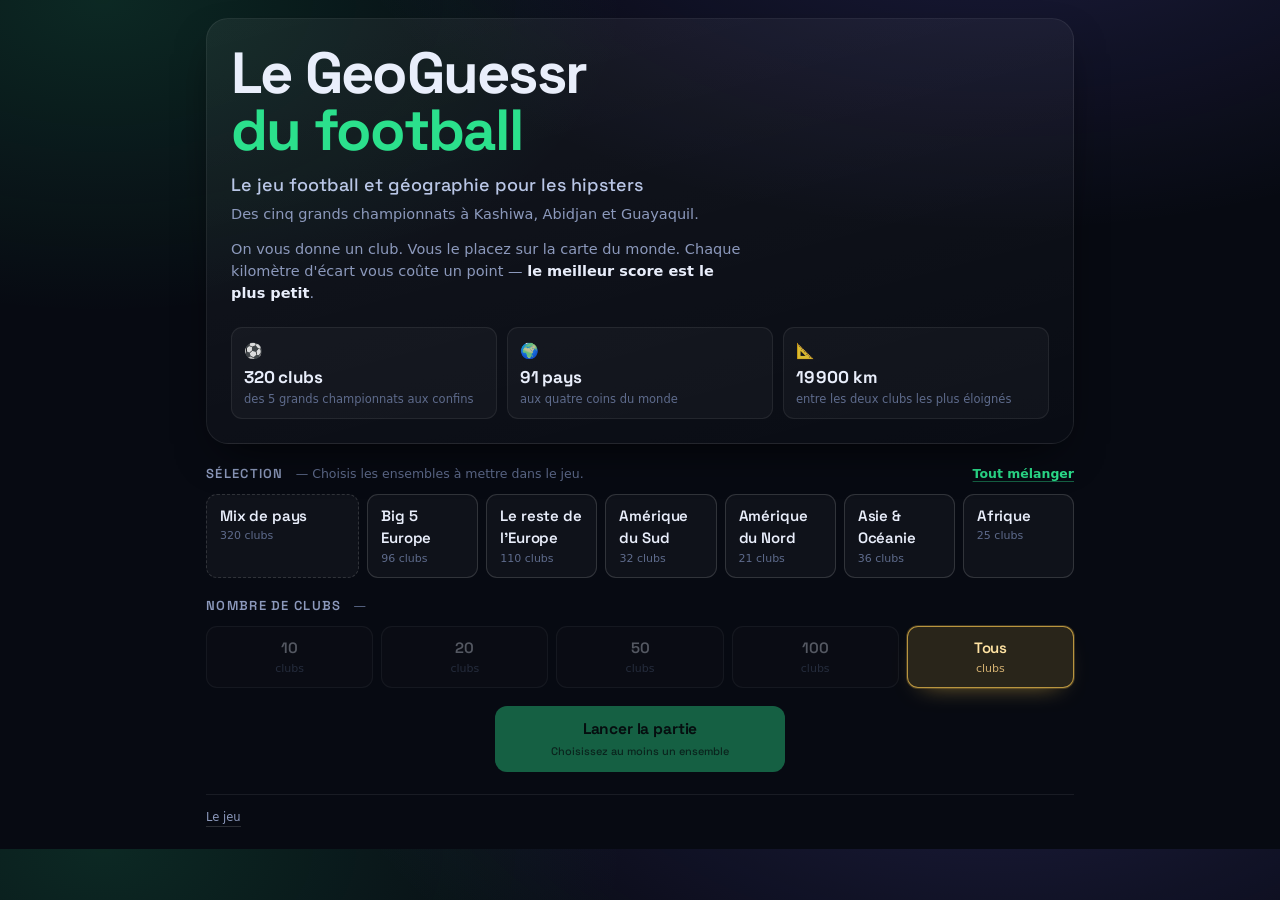
<file: index.html>
<!doctype html>
<html lang="fr">
<head>
<meta charset="utf-8">
<meta name="viewport" content="width=device-width,initial-scale=1,viewport-fit=cover">
<title>GeoClubs — Le GeoGuessr du football mondial</title>
<meta name="description" content="Placez les clubs de football sur une carte du monde. Le jeu football et géographie pour les hipsters : des cinq grands championnats à Kashiwa, Abidjan et Guayaquil. Chaque kilomètre d'écart compte.">
<meta name="color-scheme" content="dark">
<meta property="og:title" content="GeoClubs — Le GeoGuessr du football mondial">
<meta property="og:description" content="249 clubs, 65 pays, une carte du monde. Sauriez-vous placer Peñarol, le Kauno Žalgiris ou les Lincoln Red Imps ?">
<meta property="og:type" content="website">
<meta name="twitter:card" content="summary_large_image">
<link rel="icon" href="data:image/svg+xml,<svg xmlns='http://www.w3.org/2000/svg' viewBox='0 0 100 100'><text y='.9em' font-size='90'>🌍</text></svg>">
<link rel="preconnect" href="https://fonts.googleapis.com">
<link rel="preconnect" href="https://fonts.gstatic.com" crossorigin>
<link rel="stylesheet" href="https://fonts.googleapis.com/css2?family=Space+Grotesk:wght@500;600;700&display=swap">
<link rel="stylesheet" href="assets/style.css">
</head>
<body>
<div class="app" id="app">

  <!-- ══════════ ACCUEIL ══════════ -->
  <section class="screen is-active" id="scr-home">
    <div class="hero">
      <div class="hero-glow" aria-hidden="true"></div>
      <h1 class="title">Le GeoGuessr<br><em>du football</em></h1>
      <p class="tagline">Le jeu football et géographie pour les hipsters</p>
      <p class="tagline-sub">Des cinq grands championnats à Kashiwa, Abidjan et Guayaquil.</p>
      <p class="lede">On vous donne un club. Vous le placez sur la carte du monde. Chaque kilomètre d'écart vous coûte un point&nbsp;— <strong>le meilleur score est le plus petit</strong>.</p>
      <ul class="facts" id="home-facts"></ul>
    </div>

    <div class="setup">
      <div class="field">
        <div class="field-head">
          <h2>Sélection</h2>
          <p class="field-note">— Choisis les ensembles à mettre dans le jeu.</p>
          <button class="link-btn" id="btn-all-groups" type="button">Tout mélanger</button>
        </div>
        <div class="chips" id="group-chips"></div>
      </div>

      <div class="field">
        <div class="field-head">
          <h2>Nombre de clubs</h2>
          <span class="pool-info" id="pool-info"></span>
        </div>
        <div class="chips" id="count-chips"></div>
      </div>

      <button class="cta" id="btn-play" type="button">
        <span class="cta-label">Lancer la partie</span>
        <span class="cta-sub" id="cta-sub"></span>
      </button>
    </div>
  </section>

  <!-- ══════════ JEU ══════════ -->
  <section class="screen" id="scr-play">
    <div class="hud">
      <div class="hud-club">
        <div class="crest" id="crest"></div>
        <div class="hud-id">
          <h2 class="club-name" id="club-name">—</h2>
          <p class="club-meta" id="club-meta"></p>
        </div>
      </div>
      <div class="hud-score">
        <div class="stat"><span class="stat-k">Manche</span><b id="stat-round">1<i>/10</i></b></div>
        <div class="stat"><span class="stat-k">Score</span><b id="stat-score">0<i> km</i></b></div>
      </div>
      <div class="progress"><span id="progress-bar"></span></div>
    </div>

    <div class="map-wrap" id="map-wrap">
      <div class="map" id="map" role="application" aria-label="Carte du monde — cliquez pour placer votre pronostic"></div>
      <div class="map-tools">
        <button type="button" id="zoom-in" aria-label="Zoomer">+</button>
        <button type="button" id="zoom-out" aria-label="Dézoomer">−</button>
        <button type="button" id="zoom-reset" aria-label="Recentrer la carte">⤢</button>
      </div>
      <p class="map-hint" id="map-hint">Cliquez sur la carte pour placer votre pronostic</p>
    </div>

    <div class="actionbar" id="actionbar">
      <button class="hint-btn" id="btn-hint" type="button">
        <span class="hint-ico" aria-hidden="true">?</span>
        <span class="hint-txt">Indice</span>
        <b id="hint-left">3</b>
      </button>
      <div class="verdict" id="verdict" hidden>
        <div class="verdict-main">
          <b id="verdict-dist">—</b>
          <span class="badge" id="verdict-badge">—</span>
        </div>
        <p class="verdict-sub" id="verdict-sub"></p>
      </div>
      <button class="cta cta-sm" id="btn-guess" type="button" disabled>Valider</button>
      <button class="cta cta-sm" id="btn-next" type="button" hidden>Suivant</button>
    </div>
  </section>

  <!-- ══════════ FIN ══════════ -->
  <section class="screen" id="scr-end">
    <div class="final">
      <p class="kicker"><span class="dot"></span> Partie terminée</p>
      <div class="final-score"><b id="final-total">—</b><span>km cumulés</span></div>
      <p class="final-rank" id="final-rank"></p>
      <div class="final-grid">
        <div><span>Moyenne</span><b id="final-avg">—</b></div>
        <div><span>Meilleur</span><b id="final-best">—</b></div>
        <div><span>Pire</span><b id="final-worst">—</b></div>
      </div>
      <div class="squares" id="final-squares"></div>
    </div>

    <details class="recap" id="recap">
      <summary>Le détail manche par manche</summary>
      <ol class="recap-list" id="recap-list"></ol>
    </details>

    <div class="share">
      <h2>Partager le score</h2>
      <div class="share-btns">
        <button type="button" class="sh sh-copy" id="sh-copy">Copier le score</button>
        <button type="button" class="sh sh-native" id="sh-native" hidden>Partager…</button>
        <a class="sh sh-x" id="sh-x" target="_blank" rel="noopener">X / Twitter</a>
        <a class="sh sh-wa" id="sh-wa" target="_blank" rel="noopener">WhatsApp</a>
        <a class="sh sh-bs" id="sh-bs" target="_blank" rel="noopener">Bluesky</a>
        <a class="sh sh-fb" id="sh-fb" target="_blank" rel="noopener">Facebook</a>
      </div>
      <pre class="share-preview" id="share-preview"></pre>
    </div>

    <div class="again">
      <button class="cta" id="btn-again" type="button">Rejouer</button>
      <button class="link-btn" id="btn-home" type="button">Changer les réglages</button>
    </div>
  </section>

  <footer class="foot">
    <a href="#" id="foot-link" target="_blank" rel="noopener">Le jeu</a>
  </footer>
</div>

<script src="assets/map.js"></script>
<script src="assets/app.js"></script>
</body>
</html>
</file>
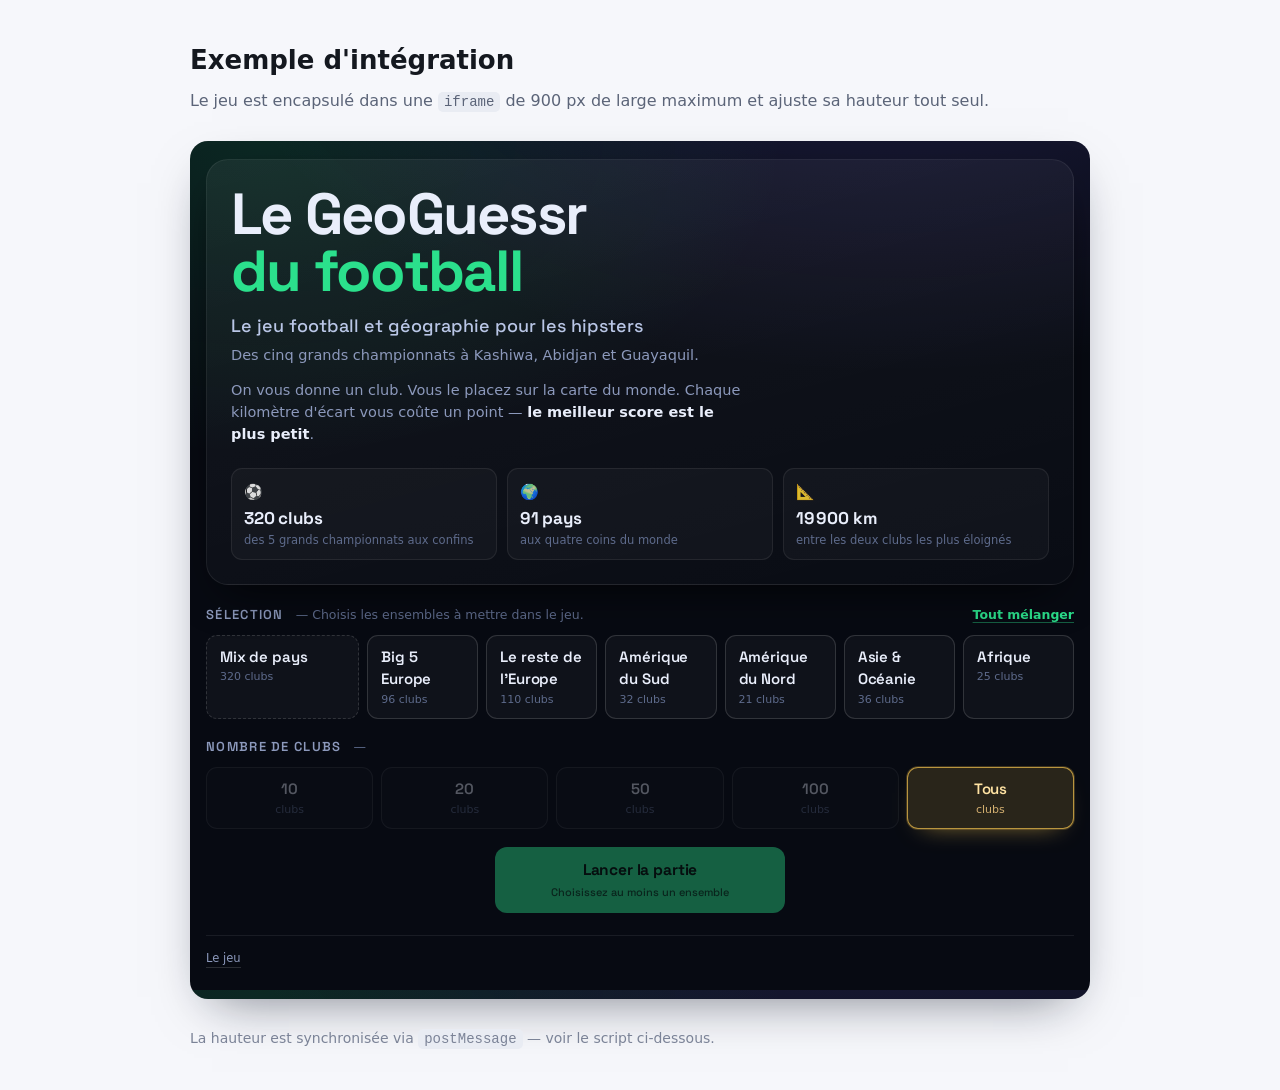
<file: embed.html>
<!doctype html>
<html lang="fr">
<head>
<meta charset="utf-8">
<meta name="viewport" content="width=device-width,initial-scale=1">
<title>GeoClubs — exemple d'intégration</title>
<style>
  body{margin:0;padding:40px 20px;background:#f6f7fb;color:#14181f;
       font:16px/1.6 ui-sans-serif,system-ui,-apple-system,"Segoe UI",sans-serif}
  main{max-width:900px;margin:0 auto}
  h1{font-size:26px;margin:0 0 6px}
  p.sub{margin:0 0 28px;color:#5b6478}
  /* ─── le bloc à recopier dans votre page ─── */
  .geoclubs-embed{max-width:900px;margin:0 auto}
  .geoclubs-embed iframe{width:100%;height:900px;border:0;display:block;
    border-radius:18px;box-shadow:0 20px 50px -22px rgba(10,16,32,.55)}
  /* ───────────────────────────────────────── */
  code{background:#e9ecf3;padding:2px 6px;border-radius:5px;font-size:14px}
  footer{margin-top:28px;color:#7b8397;font-size:14px}
</style>
</head>
<body>
<main>
  <h1>Exemple d'intégration</h1>
  <p class="sub">Le jeu est encapsulé dans une <code>iframe</code> de 900&nbsp;px de large maximum et
     ajuste sa hauteur tout seul.</p>

  <div class="geoclubs-embed">
    <iframe id="geoclubs" src="index.html" title="GeoClubs — le GeoGuessr du football mondial"
    loading="lazy"
    allow="clipboard-write; web-share"
    referrerpolicy="strict-origin-when-cross-origin"
    sandbox="allow-scripts allow-same-origin allow-popups allow-popups-to-escape-sandbox"></iframe>
  </div>

  <footer>La hauteur est synchronisée via <code>postMessage</code> — voir le script ci-dessous.</footer>
</main>

<script>
(function () {
  var f = document.getElementById('geoclubs');
  // L'origine du jeu, déduite du src : rien à retoucher si l'adresse change.
  var ORIGINE = new URL(f.src, location.href).origin;

  // On annonce au jeu l'adresse de CETTE page, pour que ses boutons de partage
  // renvoient ici. Ciblé sur son origine : avec '*', l'URL partirait vers
  // n'importe quel site ayant pris la place de l'iframe.
  function annoncer() {
    try { f.contentWindow.postMessage({ type: 'geoclubs:parent', url: location.href }, ORIGINE); } catch (e) {}
  }
  f.addEventListener('load', annoncer); annoncer();

  // Le jeu renvoie sa hauteur : l'accueil, une manche et l'écran final
  // n'occupent pas la même place.
  addEventListener('message', function (e) {
    if (e.origin !== ORIGINE) return;           // l'expéditeur doit être le jeu
    if (e.source !== f.contentWindow) return;   // et cette iframe précisément
    if (!e.data || e.data.type !== 'geoclubs:height') return;
    var h = Number(e.data.height);              // jamais la valeur brute
    if (!isFinite(h) || !(h > 0)) return;       // null devient 0, pas une hauteur
    f.style.height = Math.min(4000, Math.max(600, Math.round(h) + 8)) + 'px';
  });
})();
</script>
</body>
</html>
</file>
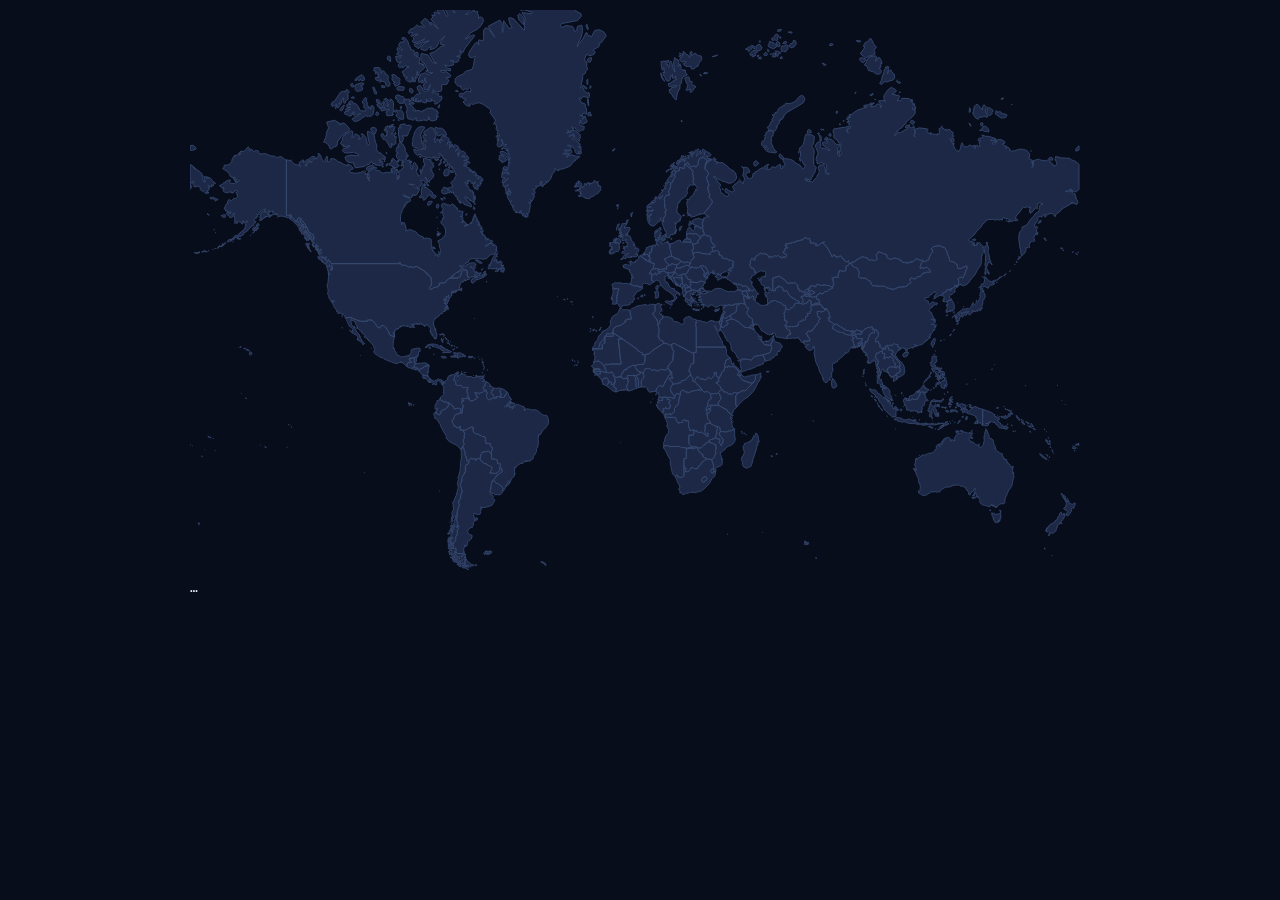
<file: perf.html>
<!doctype html><meta charset="utf-8"><title>perf</title>
<style>
 body{margin:0;background:#070D1A;color:#E9EEFB;font:13px ui-monospace,monospace}
 #wrap{position:relative;width:900px;height:560px;margin:10px auto;overflow:hidden}
 .m-canvas{position:absolute;inset:0;touch-action:none}
 .m-overlay{position:absolute;inset:0;pointer-events:none}
 #out{width:900px;margin:0 auto;white-space:pre-wrap}
</style>
<div id="wrap"></div><pre id="out">…</pre>
<script src="assets/map.js"></script>
<script>
(async () => {
  const wrap = document.getElementById('wrap'), out = document.getElementById('out');
  const j = u => fetch(u).then(r => r.json());
  const coarse = await j('data/basemap.json');
  const map = new GeoMap(wrap, { homeBox:{w:-179,e:179,s:-55,n:78}, maxZoom: 4000 });
  map.setGeo(coarse);
  const fine = await j('data/basemap-detail.json');
  map.setDetail(fine);

  /* Vraie mesure : on anime pendant 1 s et on compte les images rendues. */
  function fps(label, ms = 1000) {
    return new Promise(res => {
      let n = 0; const t0 = performance.now();
      (function loop() {
        map.cx += 0.05; map.draw(); n++;
        if (performance.now() - t0 < ms) requestAnimationFrame(loop);
        else res(`${label.padEnd(28)} ${Math.round(n / ((performance.now()-t0)/1000))} i/s`);
      })();
    });
  }
  const lines = [`points : grossier ${coarse.reduce((a,f)=>a+f.r.reduce((b,r)=>b+r.length,0),0)} · fin ${fine.reduce((a,f)=>a+f.r.reduce((b,r)=>b+r.length,0),0)}`];
  map.home(false);                lines.push(await fps('monde entier'));
  map.zoomBy(6, 450, 280);        lines.push(await fps('zoom 6x'));
  map.zoomBy(8, 450, 280);        lines.push(await fps('zoom 48x (fond fin)'));
  map.zoomBy(10, 450, 280);       lines.push(await fps('zoom 480x (fond fin)'));
  out.textContent = lines.join('\n');
  window.__done = true;
})();
</script>
</file>
<file: assets/style.css>
/* ============================================================================
   GeoConf — feuille de style
   ========================================================================== */
:root{
  --bg:#070A12; --bg2:#0C1120; --surface:#121A2D; --surface2:#18223A;
  --line:rgba(255,255,255,.075); --line2:rgba(255,255,255,.14);
  --txt:#E9EEFB; --muted:#8C99BC; --dim:#5E6B8C;
  --accent:#2BE08C; --accent-d:#0FA765; --accent2:#7C6CFF; --hot:#FF5470;
  --gold:#F2C14E; --gold-hi:#FFE3A3; --gold-lo:#D3B071;
  --land:#1C2846; --land-str:#36486F; --sea:#070D1A;
  --ok:#2BE08C; --good:#8CE05A; --meh:#FFC24B; --bad:#FF8A4B; --awful:#FF5470;
  --r:16px; --r-sm:11px;
  --fd:"Space Grotesk",ui-sans-serif,system-ui,-apple-system,"Segoe UI",sans-serif;
  --fb:ui-sans-serif,system-ui,-apple-system,"Segoe UI",Roboto,"Helvetica Neue",Arial,sans-serif;
  --shadow:0 18px 46px -18px rgba(0,0,0,.85);
}
*,*::before,*::after{box-sizing:border-box}
[hidden]{display:none!important}
html,body{margin:0;padding:0}
html{-webkit-text-size-adjust:100%}
body{
  background:
    radial-gradient(1100px 620px at 78% -18%,rgba(124,108,255,.20),transparent 62%),
    radial-gradient(900px 540px at 8% 0%,rgba(43,224,140,.14),transparent 58%),
    var(--bg);
  color:var(--txt); font-family:var(--fb); font-size:15px; line-height:1.5;
  -webkit-font-smoothing:antialiased; min-height:100%;
}
img{max-width:100%;display:block}
button{font:inherit;color:inherit}

.app{max-width:900px;margin:0 auto;padding:18px 16px 22px}
.screen{display:none;animation:rise .34s cubic-bezier(.2,.7,.3,1) both}
.screen.is-active{display:block}
@keyframes rise{from{opacity:0;transform:translateY(12px)}to{opacity:1;transform:none}}
@media (prefers-reduced-motion:reduce){*{animation-duration:.01ms!important;transition-duration:.01ms!important}}

/* ─────────────── accueil ─────────────── */
.hero{position:relative;padding:26px 24px 24px;border:1px solid var(--line);border-radius:22px;
  background:linear-gradient(165deg,rgba(255,255,255,.055),rgba(255,255,255,.012));
  overflow:hidden;box-shadow:var(--shadow)}
.hero-glow{position:absolute;inset:auto -20% -70% 30%;height:260px;
  background:radial-gradient(closest-side,rgba(43,224,140,.35),transparent 72%);filter:blur(28px);pointer-events:none}
.kicker{display:flex;align-items:center;gap:8px;margin:0 0 16px;font-size:11.5px;letter-spacing:.13em;
  text-transform:uppercase;color:var(--muted);font-weight:600}
.dot{width:7px;height:7px;border-radius:50%;background:var(--accent);box-shadow:0 0 0 4px rgba(43,224,140,.16);
  animation:pulse 2.4s ease-in-out infinite}
@keyframes pulse{50%{box-shadow:0 0 0 8px rgba(43,224,140,0)}}
.title{font-family:var(--fd);font-size:clamp(34px,7.2vw,58px);line-height:.98;margin:0 0 12px;
  font-weight:700;letter-spacing:-.03em}
.title em{font-style:normal;color:var(--accent)}
.tagline{margin:0 0 14px;font-family:var(--fd);font-size:clamp(15px,2.6vw,18px);font-weight:500;color:#B9C6E6}
.tagline-sub{margin:-8px 0 14px;font-size:14.5px;color:var(--muted)}
.lede{margin:0;max-width:56ch;color:var(--muted);font-size:14.5px}
.lede strong{color:var(--txt);font-weight:600}

.facts{list-style:none;display:grid;grid-template-columns:repeat(3,1fr);gap:10px;margin:22px 0 0;padding:0}
.facts li{position:relative;padding:12px 12px 11px;border:1px solid var(--line);border-radius:var(--r-sm);
  background:rgba(255,255,255,.03)}
.facts i{font-style:normal;font-size:15px;opacity:.85}
.facts b{display:block;font-family:var(--fd);font-size:17px;margin-top:3px;letter-spacing:-.01em}
.facts span{display:block;font-size:11.5px;color:var(--dim);margin-top:1px;line-height:1.35}
@media (max-width:560px){.facts{grid-template-columns:1fr;gap:7px}
  .facts li{display:flex;align-items:baseline;gap:9px;padding:10px 12px}
  .facts b{margin:0;flex:0 0 auto;white-space:nowrap;font-size:15px}
  .facts span{margin:0 0 0 auto;text-align:right;font-size:11px;min-width:0}}

.setup{margin-top:20px;display:grid;gap:18px}
.field-head{display:flex;align-items:baseline;flex-wrap:wrap;gap:4px 12px;margin-bottom:10px}
.field-note{flex:1 1 220px;margin:0;font-size:12.5px;color:var(--dim)}
.field-head h2{font-family:var(--fd);font-size:13px;letter-spacing:.1em;text-transform:uppercase;
  color:var(--muted);margin:0;font-weight:600}
.pool-info{font-size:12.5px;color:var(--dim);font-variant-numeric:tabular-nums}
.link-btn{background:none;border:0;padding:0;font-size:12.5px;color:var(--accent);cursor:pointer;
  font-weight:600;text-decoration:underline;text-underline-offset:3px;text-decoration-color:rgba(43,224,140,.4)}
.link-btn:hover{text-decoration-color:var(--accent)}

.chips{display:flex;flex-wrap:wrap;gap:8px}
.chip{flex:1 1 108px;min-width:96px;display:flex;flex-direction:column;gap:1px;align-items:flex-start;
  padding:10px 13px;border:1px solid var(--line2);border-radius:var(--r-sm);background:rgba(255,255,255,.035);
  cursor:pointer;transition:transform .16s,border-color .16s,background .16s,box-shadow .16s;text-align:left}
.chip:hover:not(:disabled){transform:translateY(-2px);border-color:rgba(255,255,255,.3);background:rgba(255,255,255,.06)}
.chip:disabled{opacity:.32;cursor:not-allowed}
.chip.is-dim{opacity:.34}
.chip-main{font-family:var(--fd);font-size:15px;font-weight:600;letter-spacing:-.01em}
.chip-sub{font-size:11px;color:var(--dim)}
.chip.is-on{background:rgba(242,193,78,.15);border-color:rgba(242,193,78,.72);
  box-shadow:0 0 0 1px rgba(242,193,78,.22),0 10px 26px -16px rgba(242,193,78,.75)}
.chip.is-on .chip-main{color:var(--gold-hi)}
.chip.is-on .chip-sub{color:var(--gold-lo)}
/* Le mix n'est pas un continent : on le distingue des autres cases. */
.chip-mix{flex:1 1 100%;border-style:dashed}
.chip-mix.is-on{border-style:solid}
@media (min-width:620px){.chip-mix{flex:1 1 150px}}

.chip-num{flex:1 1 0;min-width:78px;align-items:center;text-align:center}
/* Cinq options ne tombent pas juste sur une ligne étroite : grille de trois,
   la dernière occupant les deux colonnes restantes. */
@media (max-width:620px){
  #count-chips{display:grid;grid-template-columns:repeat(3,1fr)}
  #count-chips .chip{min-width:0}
  #count-chips .chip:last-child{grid-column:span 2}
}

.cta{width:100%;display:flex;flex-direction:column;align-items:center;gap:2px;padding:15px 20px;border:0;
  border-radius:14px;cursor:pointer;color:#04140C;font-family:var(--fd);font-weight:700;
  background:var(--accent);
  box-shadow:0 12px 30px -16px rgba(43,224,140,.8);transition:transform .16s,background .16s,box-shadow .16s}
.cta:hover:not(:disabled){transform:translateY(-2px);background:#43EDA0;box-shadow:0 16px 36px -16px rgba(43,224,140,.95)}
.cta:active:not(:disabled){transform:translateY(0)}
.cta:disabled{opacity:.4;cursor:not-allowed;box-shadow:none}
.cta-label{font-size:17px;letter-spacing:-.01em}
.cta-sub{font-size:11.5px;font-weight:500;opacity:.72}
.cta-sm{width:auto;flex-direction:row;padding:12px 26px;font-size:15px;flex:0 0 auto}
/* Le bouton de lancement n'a plus besoin de toute la largeur : il se pose au
   centre de la grille des réglages. */
#btn-play{width:min(290px,100%);justify-self:center;padding:12px 30px;border-radius:12px}
#btn-play .cta-label{font-size:15.5px}
#btn-play .cta-sub{font-size:11px}
.warn{margin:0;font-size:13px;color:var(--meh)}

/* ─────────────── HUD de jeu ─────────────── */
.hud{position:relative;display:flex;align-items:center;gap:14px;padding:13px 15px 15px;
  border:1px solid var(--line);border-radius:var(--r);background:linear-gradient(160deg,rgba(255,255,255,.06),rgba(255,255,255,.015));
  box-shadow:var(--shadow);overflow:hidden}
.hud-club{display:flex;align-items:center;gap:12px;min-width:0;flex:1}
.crest{position:relative;flex:0 0 auto;width:52px;height:52px;border-radius:13px;overflow:hidden;
  background:var(--surface2);border:1px solid var(--line2);display:grid;place-items:center}
.crest.has-logo{background:linear-gradient(158deg,#FBFCFE,#E7ECF5);border-color:rgba(255,255,255,.26)}
/* Sans cela le monogramme dégradé reste sous le logo et mange la plaque claire. */
.crest.has-logo .crest-fb{display:none}
.crest img{width:100%;height:100%;object-fit:contain;padding:6px;position:relative;z-index:2}
.crest-fb{position:absolute;inset:0;display:grid;place-items:center;font-family:var(--fd);font-weight:700;
  font-size:19px;letter-spacing:-.02em;color:#fff;z-index:1;
  background:linear-gradient(145deg,hsl(var(--h) 62% 42%),hsl(calc(var(--h) + 42) 58% 26%))}
.hud-id{min-width:0}
.club-name{font-family:var(--fd);font-size:clamp(18px,3.4vw,25px);font-weight:700;margin:0;
  letter-spacing:-.025em;line-height:1.1;overflow-wrap:anywhere}
.club-meta{display:flex;align-items:center;gap:7px;margin:4px 0 0;font-size:12.5px;color:var(--muted);flex-wrap:wrap}
.club-meta .flag{font-size:14px;line-height:1}
.club-meta .ctry.is-revealed{display:inline-flex;align-items:center;gap:5px;padding:2px 8px;
  border-radius:7px;background:rgba(124,108,255,.18);border:1px solid rgba(124,108,255,.42);
  color:#CFC8FF;font-weight:600;animation:pop .3s cubic-bezier(.2,.8,.3,1.25) both}
@keyframes pop{from{opacity:0;transform:scale(.85)}to{opacity:1;transform:none}}
.club-meta .seas{display:inline-flex;gap:4px}
.club-meta .seas b{font-family:var(--fd);font-size:10px;font-weight:600;padding:2px 6px;border-radius:5px;
  background:rgba(255,255,255,.07);color:var(--muted);letter-spacing:.02em}
.hud-score{display:flex;gap:16px;flex:0 0 auto}
.stat{text-align:right}
.stat-k{display:block;font-size:10px;letter-spacing:.11em;text-transform:uppercase;color:var(--dim)}
.stat b{font-family:var(--fd);font-size:19px;font-weight:700;font-variant-numeric:tabular-nums;letter-spacing:-.02em}
.stat b i{font-style:normal;font-size:12px;color:var(--dim);font-weight:500}
.progress{position:absolute;left:0;right:0;bottom:0;height:3px;background:rgba(255,255,255,.07)}
.progress span{display:block;height:100%;width:0;border-radius:0 3px 3px 0;
  background:linear-gradient(90deg,var(--accent),#8FE0FF);transition:width .45s cubic-bezier(.2,.7,.3,1)}
@media (max-width:520px){
  .hud{flex-wrap:wrap}
  .hud-score{width:100%;justify-content:space-between;gap:10px;order:3}
  .stat{text-align:left}
}

/* ─────────────── carte ─────────────── */
/* Le rapport largeur/hauteur est fixé sur la largeur, jamais sur vh : dans une
   iframe qui s'auto-dimensionne, vh dépendrait de la hauteur qu'on est en train
   de calculer, et la carte rétrécirait à chaque aller-retour. */
.map-wrap{position:relative;margin-top:12px;border:1px solid var(--line);border-radius:var(--r);
  overflow:hidden;background:linear-gradient(180deg,#070D1A,#050912);box-shadow:var(--shadow);
  aspect-ratio:1.45;max-height:560px}
/* Le fond est un <canvas> ; seuls les marqueurs restent en SVG par-dessus. */
.map{position:absolute;inset:0;cursor:crosshair;touch-action:none}
.map.is-grabbing{cursor:grabbing}
.m-canvas{position:absolute;inset:0;display:block}
.m-overlay{position:absolute;inset:0;overflow:visible;pointer-events:none}
.m-link{fill:none;stroke:#fff;stroke-opacity:.55;stroke-width:2;stroke-dasharray:5 5;
  animation:dash 14s linear infinite}
@keyframes dash{to{stroke-dashoffset:-200}}
.m-mk{pointer-events:none}
.m-mk-guess .m-shadow{fill:rgba(0,0,0,.5)}
.m-mk-guess .m-core{fill:var(--hot);stroke:#fff;stroke-width:2}
.m-mk-guess .m-dot{fill:#fff}
.m-mk-truth .m-halo{fill:var(--accent);fill-opacity:.16;animation:halo 2.2s ease-out infinite}
@keyframes halo{0%{r:9;fill-opacity:.4}100%{r:26;fill-opacity:0}}
.m-mk-truth .m-ring{fill:none;stroke:var(--accent);stroke-width:2.5}
.m-mk-truth .m-core{fill:var(--accent)}
.m-label{fill:#fff;font:600 11px/1 var(--fd);text-anchor:middle;paint-order:stroke;
  stroke:rgba(4,8,16,.9);stroke-width:3.5;stroke-linejoin:round}
.map-tools{position:absolute;top:10px;right:10px;display:flex;flex-direction:column;gap:5px}
.map-tools button{width:34px;height:34px;border-radius:9px;border:1px solid var(--line2);
  background:rgba(10,16,30,.82);backdrop-filter:blur(8px);font-size:16px;line-height:1;cursor:pointer;
  color:var(--txt);transition:background .15s,transform .15s}
.map-tools button:hover{background:rgba(30,42,70,.95);transform:scale(1.06)}
.map-hint{position:absolute;left:50%;bottom:12px;transform:translateX(-50%);margin:0;text-align:center;
  max-width:calc(100% - 28px);padding:7px 15px;border-radius:16px;font-size:12.5px;color:#CBD6F2;
  background:rgba(8,13,26,.84);backdrop-filter:blur(8px);border:1px solid var(--line);
  pointer-events:none;animation:rise .4s both;line-height:1.4}
@media (max-width:640px){.map-hint{font-size:11.5px;padding:6px 12px}}
@media (max-width:560px){.map-wrap{aspect-ratio:1;max-height:none}}

/* ─────────────── barre d'action ─────────────── */
.actionbar{display:flex;align-items:center;gap:14px;margin-top:12px;padding:13px 15px;
  border:1px solid var(--line);border-radius:var(--r);background:rgba(255,255,255,.032);
  transition:border-color .3s,background .3s}
.actionbar .cta-sm{margin-left:auto}
.actionbar.is-revealed{animation:rise .3s both}
.actionbar.b-ace,.actionbar.b-great{border-color:rgba(43,224,140,.5);background:rgba(43,224,140,.07)}
.actionbar.b-good{border-color:rgba(255,194,75,.45);background:rgba(255,194,75,.06)}
.actionbar.b-meh{border-color:rgba(255,138,75,.45);background:rgba(255,138,75,.06)}
.actionbar.b-bad,.actionbar.b-awful{border-color:rgba(255,84,112,.45);background:rgba(255,84,112,.06)}
/* Indice : trois par partie, chacun dévoile le pays du club. */
.hint-btn{flex:0 0 auto;display:inline-flex;align-items:center;gap:8px;padding:9px 13px 9px 10px;
  border-radius:11px;border:1px solid rgba(124,108,255,.45);background:rgba(124,108,255,.13);
  cursor:pointer;font-size:13.5px;font-weight:600;color:#C9C1FF;
  transition:transform .15s,background .15s,border-color .15s,opacity .2s}
.hint-btn:hover:not(:disabled){transform:translateY(-2px);background:rgba(124,108,255,.24);
  border-color:rgba(124,108,255,.75)}
.hint-btn:disabled{opacity:.42;cursor:not-allowed}
.hint-ico{width:19px;height:19px;flex:0 0 auto;border-radius:50%;display:grid;place-items:center;
  background:rgba(124,108,255,.38);font-family:var(--fd);font-size:12px;font-weight:700;color:#EDEAFF}
.hint-btn b{font-family:var(--fd);font-size:12px;font-variant-numeric:tabular-nums;
  padding:1px 7px;border-radius:99px;background:rgba(0,0,0,.32)}
.hint-btn.is-spent b{display:none}

.verdict{min-width:0;flex:1}
.verdict-main{display:flex;align-items:center;gap:10px;flex-wrap:wrap}
.verdict-main b{font-family:var(--fd);font-size:26px;font-weight:700;letter-spacing:-.03em;
  font-variant-numeric:tabular-nums}
.badge{font-size:11px;font-weight:700;letter-spacing:.05em;text-transform:uppercase;padding:4px 9px;
  border-radius:99px;background:rgba(255,255,255,.1)}
.badge.b-ace{background:rgba(43,224,140,.22);color:#7DF3BD}
.badge.b-great{background:rgba(140,224,90,.2);color:#BCF08E}
.badge.b-good{background:rgba(255,194,75,.2);color:#FFD98A}
.badge.b-meh{background:rgba(255,138,75,.2);color:#FFBB8F}
.badge.b-bad,.badge.b-awful{background:rgba(255,84,112,.2);color:#FF9AAE}
.verdict-sub{margin:5px 0 0;font-size:13px;color:var(--muted)}
.verdict-sub strong{color:var(--txt);font-weight:600}
.verdict-sub em{font-style:normal;color:var(--dim)}
@media (max-width:520px){
  .actionbar{flex-wrap:wrap;gap:10px}
  .actionbar .cta-sm{width:100%;margin-left:0;justify-content:center;order:3}
  .hint-btn{order:1}
  .verdict{order:2;flex:1 1 100%}
}

/* ─────────────── écran final ─────────────── */
.final{padding:26px 24px;border:1px solid var(--line);border-radius:22px;text-align:center;
  background:linear-gradient(165deg,rgba(255,255,255,.06),rgba(255,255,255,.014));box-shadow:var(--shadow)}
.final .kicker{justify-content:center}
.final-score{display:flex;align-items:baseline;justify-content:center;gap:9px}
.final-score b{font-family:var(--fd);font-size:clamp(48px,12vw,82px);font-weight:700;line-height:1;
  letter-spacing:-.045em;font-variant-numeric:tabular-nums;
  background:linear-gradient(96deg,var(--accent),#8FE0FF);-webkit-background-clip:text;background-clip:text;color:transparent}
.final-score span{font-family:var(--fd);font-size:14px;color:var(--muted)}
.final-rank{margin:14px 0 0}
.final-rank b{display:block;font-family:var(--fd);font-size:19px;letter-spacing:-.02em}
.final-rank span{display:block;font-size:13px;color:var(--muted);margin-top:3px}
.final-grid{display:grid;grid-template-columns:repeat(3,1fr);gap:9px;margin-top:20px}
.final-grid div{padding:11px 8px;border-radius:var(--r-sm);background:rgba(255,255,255,.04);border:1px solid var(--line)}
.final-grid span{display:block;font-size:10.5px;letter-spacing:.09em;text-transform:uppercase;color:var(--dim)}
.final-grid b{display:block;font-family:var(--fd);font-size:16px;margin-top:3px;font-variant-numeric:tabular-nums}
.final-grid small{display:block;font-family:var(--fb);font-size:11px;font-weight:400;color:var(--dim);
  margin-top:2px;overflow:hidden;text-overflow:ellipsis;white-space:nowrap}
.squares{margin-top:18px;font-size:22px;line-height:1.5;letter-spacing:2px;word-break:break-all}

.recap{margin-top:14px;border:1px solid var(--line);border-radius:var(--r);background:rgba(255,255,255,.028);
  overflow:hidden}
.recap summary{padding:13px 16px;cursor:pointer;font-family:var(--fd);font-size:13.5px;font-weight:600;
  list-style:none;display:flex;align-items:center;gap:8px;color:var(--muted)}
.recap summary::-webkit-details-marker{display:none}
.recap summary::before{content:"▸";transition:transform .2s;color:var(--accent)}
.recap[open] summary::before{transform:rotate(90deg)}
.recap-list{list-style:none;margin:0;padding:0 8px 8px;counter-reset:r}
.recap-list li{display:flex;align-items:center;gap:10px;padding:9px 10px;border-radius:9px;font-size:13.5px}
.recap-list li:nth-child(odd){background:rgba(255,255,255,.028)}
.rc-sq{flex:0 0 auto;font-size:14px}
.rc-name{font-weight:600;min-width:0;overflow:hidden;text-overflow:ellipsis;white-space:nowrap}
.rc-city{color:var(--dim);font-size:12px;min-width:0;overflow:hidden;text-overflow:ellipsis;white-space:nowrap}
.rc-km{margin-left:auto;font-family:var(--fd);font-variant-numeric:tabular-nums;font-weight:600;flex:0 0 auto}
.recap-list li.b-ace .rc-km,.recap-list li.b-great .rc-km{color:var(--ok)}
.recap-list li.b-good .rc-km{color:var(--meh)}
.recap-list li.b-meh .rc-km{color:var(--bad)}
.recap-list li.b-bad .rc-km,.recap-list li.b-awful .rc-km{color:var(--awful)}

.share{margin-top:14px;padding:18px 16px;border:1px solid var(--line);border-radius:var(--r);
  background:rgba(255,255,255,.028)}
.share h2{font-family:var(--fd);font-size:13px;letter-spacing:.1em;text-transform:uppercase;color:var(--muted);
  margin:0 0 12px;font-weight:600}
.share-btns{display:flex;flex-wrap:wrap;gap:8px}
.sh{display:inline-flex;align-items:center;gap:7px;padding:10px 15px;border-radius:10px;cursor:pointer;
  border:1px solid var(--line2);background:rgba(255,255,255,.05);font-size:13.5px;font-weight:600;
  text-decoration:none;color:var(--txt);transition:transform .15s,background .15s,border-color .15s}
.sh:hover{transform:translateY(-2px);background:rgba(255,255,255,.1);border-color:rgba(255,255,255,.28)}
.sh-copy{background:linear-gradient(100deg,rgba(43,224,140,.22),rgba(124,108,255,.18));border-color:rgba(43,224,140,.5)}
.sh-x::before{content:"𝕏"}.sh-wa::before{content:"💬"}.sh-bs::before{content:"🦋"}.sh-fb::before{content:"f";font-weight:800}
.sh-copy::before{content:"⧉"}.sh-native::before{content:"↗"}
.share-preview{margin:14px 0 0;padding:13px 14px;border-radius:11px;background:rgba(0,0,0,.35);
  border:1px solid var(--line);font:12.5px/1.6 ui-monospace,SFMono-Regular,Menlo,monospace;color:var(--muted);
  white-space:pre-wrap;word-break:break-word;overflow-x:auto}

.again{margin-top:16px;display:flex;flex-direction:column;align-items:center;gap:11px}
.again .cta{max-width:340px}

.foot{display:flex;align-items:center;justify-content:space-between;gap:12px;flex-wrap:wrap;
  margin-top:22px;padding-top:14px;border-top:1px solid var(--line);font-size:11.5px;color:var(--dim)}
.foot a{color:var(--muted);text-decoration:none;border-bottom:1px solid var(--line2)}
.foot a:hover{color:var(--accent)}

/* état de chargement */
body:not(.is-ready) .setup,body:not(.is-ready) .facts{opacity:.35;pointer-events:none;transition:opacity .3s}

:focus-visible{outline:2px solid var(--accent);outline-offset:2px;border-radius:6px}
</file>
